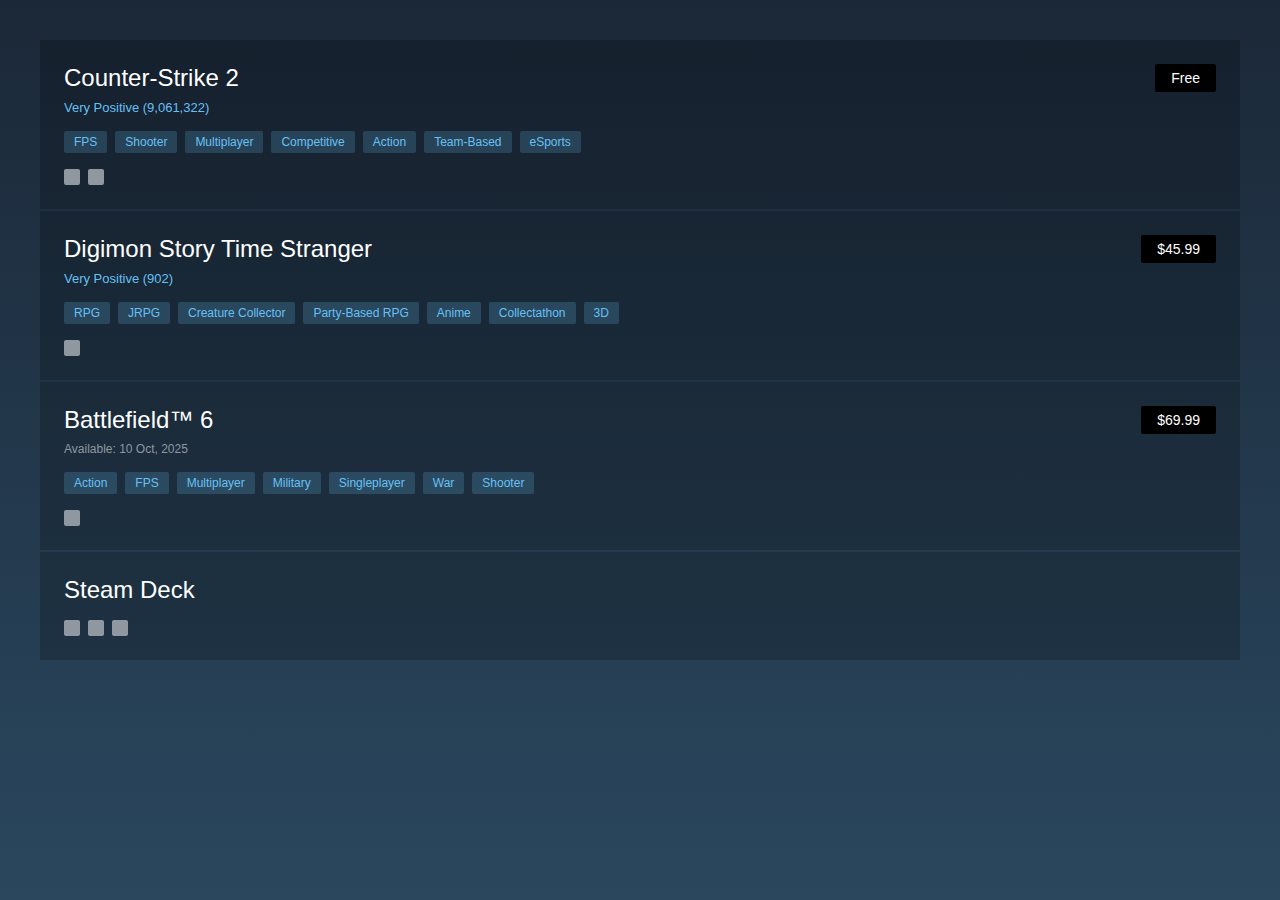
<file: index.html>
<!DOCTYPE html>
<html lang="en">
<head>
    <title>Steam</title>
    <link rel="stylesheet" href="styles.css">
</head>
<body>
    <div class="game-container">
        
        <div class="game-item">
            <div style="display:flex;justify-content:space-between;align-items:flex-start">
                <div style="flex:1">
                    <h2 class="game-title">Counter-Strike 2</h2>
                    <div class="game-rating">Very Positive (9,061,322)</div>
                    <div class="game-tags">
                        <span class="tag">FPS</span>
                        <span class="tag">Shooter</span>
                        <span class="tag">Multiplayer</span>
                        <span class="tag">Competitive</span>
                        <span class="tag">Action</span>
                        <span class="tag">Team-Based</span>
                        <span class="tag">eSports</span>
                    </div>
                    <div class="game-platforms">
                        <div class="platform-icon"></div>
                        <div class="platform-icon"></div>
                    </div>
                </div>
                <div class="game-price">Free</div>
            </div>
        </div>

        <div class="game-item">
            <div style="display:flex;justify-content:space-between;align-items:flex-start">
                <div style="flex:1">
                    <h2 class="game-title">Digimon Story Time Stranger</h2>
                    <div class="game-rating">Very Positive (902)</div>
                    <div class="game-tags">
                        <span class="tag">RPG</span>
                        <span class="tag">JRPG</span>
                        <span class="tag">Creature Collector</span>
                        <span class="tag">Party-Based RPG</span>
                        <span class="tag">Anime</span>
                        <span class="tag">Collectathon</span>
                        <span class="tag">3D</span>
                    </div>
                    <div class="game-platforms">
                        <div class="platform-icon"></div>
                    </div>
                </div>
                <div class="game-price">$45.99</div>
            </div>
        </div>

        <div class="game-item">
            <div style="display:flex;justify-content:space-between;align-items:flex-start">
                <div style="flex:1">
                    <h2 class="game-title">Battlefield™ 6</h2>
                    <div class="game-meta">Available: 10 Oct, 2025</div>
                    <div class="game-tags">
                        <span class="tag">Action</span>
                        <span class="tag">FPS</span>
                        <span class="tag">Multiplayer</span>
                        <span class="tag">Military</span>
                        <span class="tag">Singleplayer</span>
                        <span class="tag">War</span>
                        <span class="tag">Shooter</span>
                    </div>
                    <div class="game-platforms">
                        <div class="platform-icon"></div>
                    </div>
                </div>
                <div class="game-price">$69.99</div>
            </div>
        </div>

        <div class="game-item">
            <div style="display:flex;justify-content:space-between;align-items:flex-start">
                <div style="flex:1">
                    <h2 class="game-title">Steam Deck</h2>
                    <div class="game-platforms" style="margin-top:16px">
                        <div class="platform-icon"></div>
                        <div class="platform-icon"></div>
                        <div class="platform-icon"></div>
                    </div>
                </div>
            </div>
        </div>

    </div>
</body>
</html>
</file>
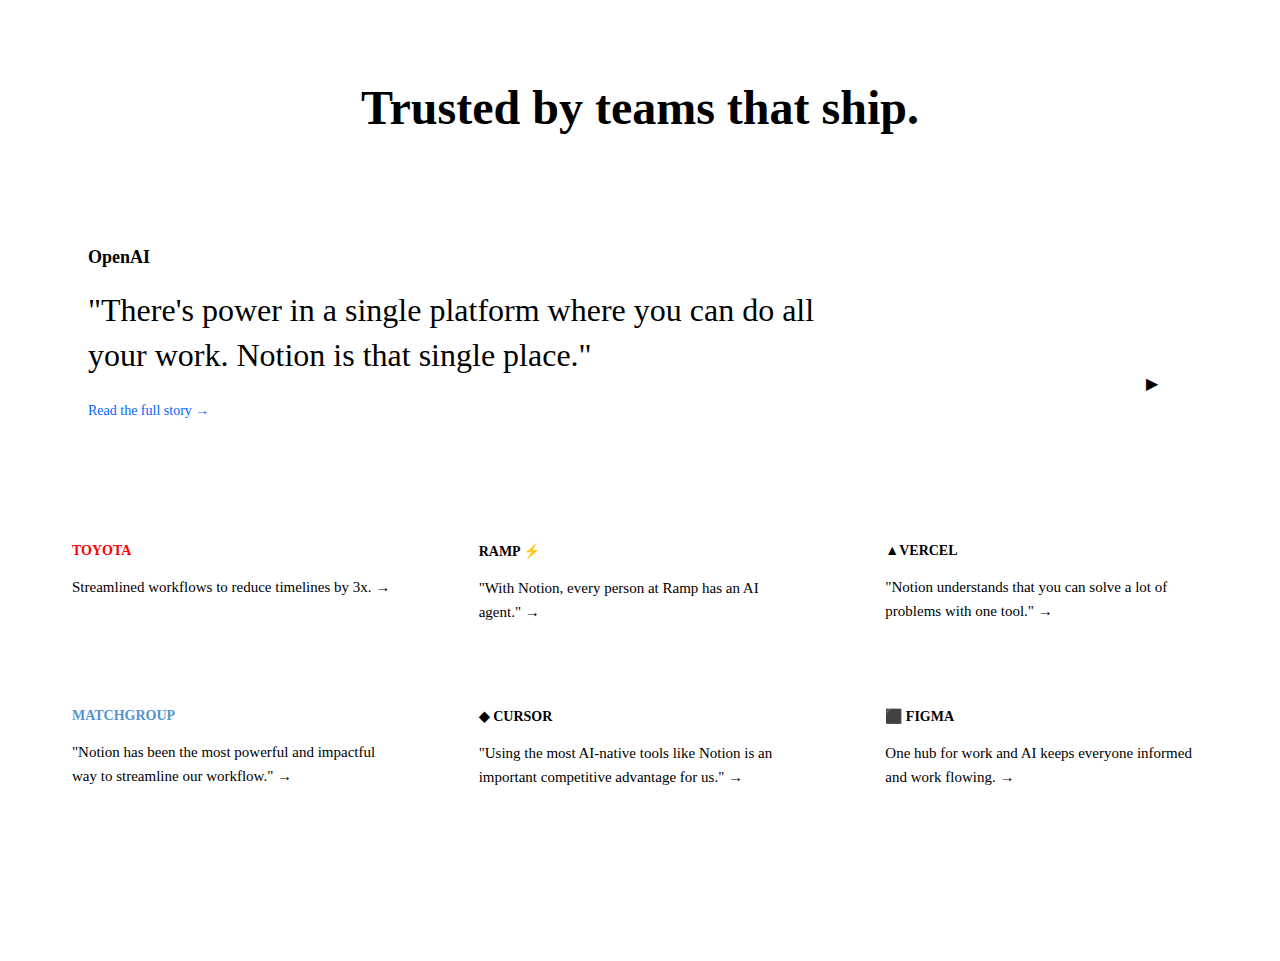
<file: dars.html>
<!DOCTYPE html>
<html lang="en">
<head>
    <meta charset="UTF-8">
    <meta name="viewport" content="width=device-width, initial-scale=1.0">
    <title>Customer Testimonials</title>
    <link rel="stylesheet" href="index.css">
</head>
<body>
    <div class="testimonial-container">
        
        <div class="testimonial-header">
            <h1 class="testimonial-title">Trusted by teams that ship.</h1>
        </div>

        <div class="featured-card">
            <div class="featured-content">
                <div class="company-name">OpenAI</div>
                <p class="testimonial-quote">"There's power in a single platform where you can do all your work. Notion is that single place."</p>
                <a href="#" class="testimonial-link">Read the full story →</a>
            </div>
            <div class="video-thumbnail">
                <div class="play-button">▶</div>
            </div>
        </div>

        <div class="testimonial-grid">
            
            <div class="testimonial-card">
                <div class="card-company">TOYOTA</div>
                <p class="card-text">Streamlined workflows to reduce timelines by 3x. →</p>
            </div>

            <div class="testimonial-card">
                <div class="card-company" style="color:black">ramp ⚡</div>
                <p class="card-text">"With Notion, every person at Ramp has an AI agent." →</p>
            </div>

            <div class="testimonial-card">
                <div class="card-company" style="color:black">▲Vercel</div>
                <p class="card-text">"Notion understands that you can solve a lot of problems with one tool." →</p>
            </div>

            <div class="testimonial-card">
                <div class="card-company" style="color:#5494cf">MatchGroup</div>
                <p class="card-text">"Notion has been the most powerful and impactful way to streamline our workflow." →</p>
            </div>

            <div class="testimonial-card">
                <div class="card-company" style="color:black">◆ CURSOR</div>
                <p class="card-text">"Using the most AI-native tools like Notion is an important competitive advantage for us." →</p>
            </div>

            <div class="testimonial-card">
                <div class="card-company" style="color:black">⬛ Figma</div>
                <p class="card-text">One hub for work and AI keeps everyone informed and work flowing. →</p>
            </div>

        </div>
        </div>

    </div>
</body>
</html>
</file>
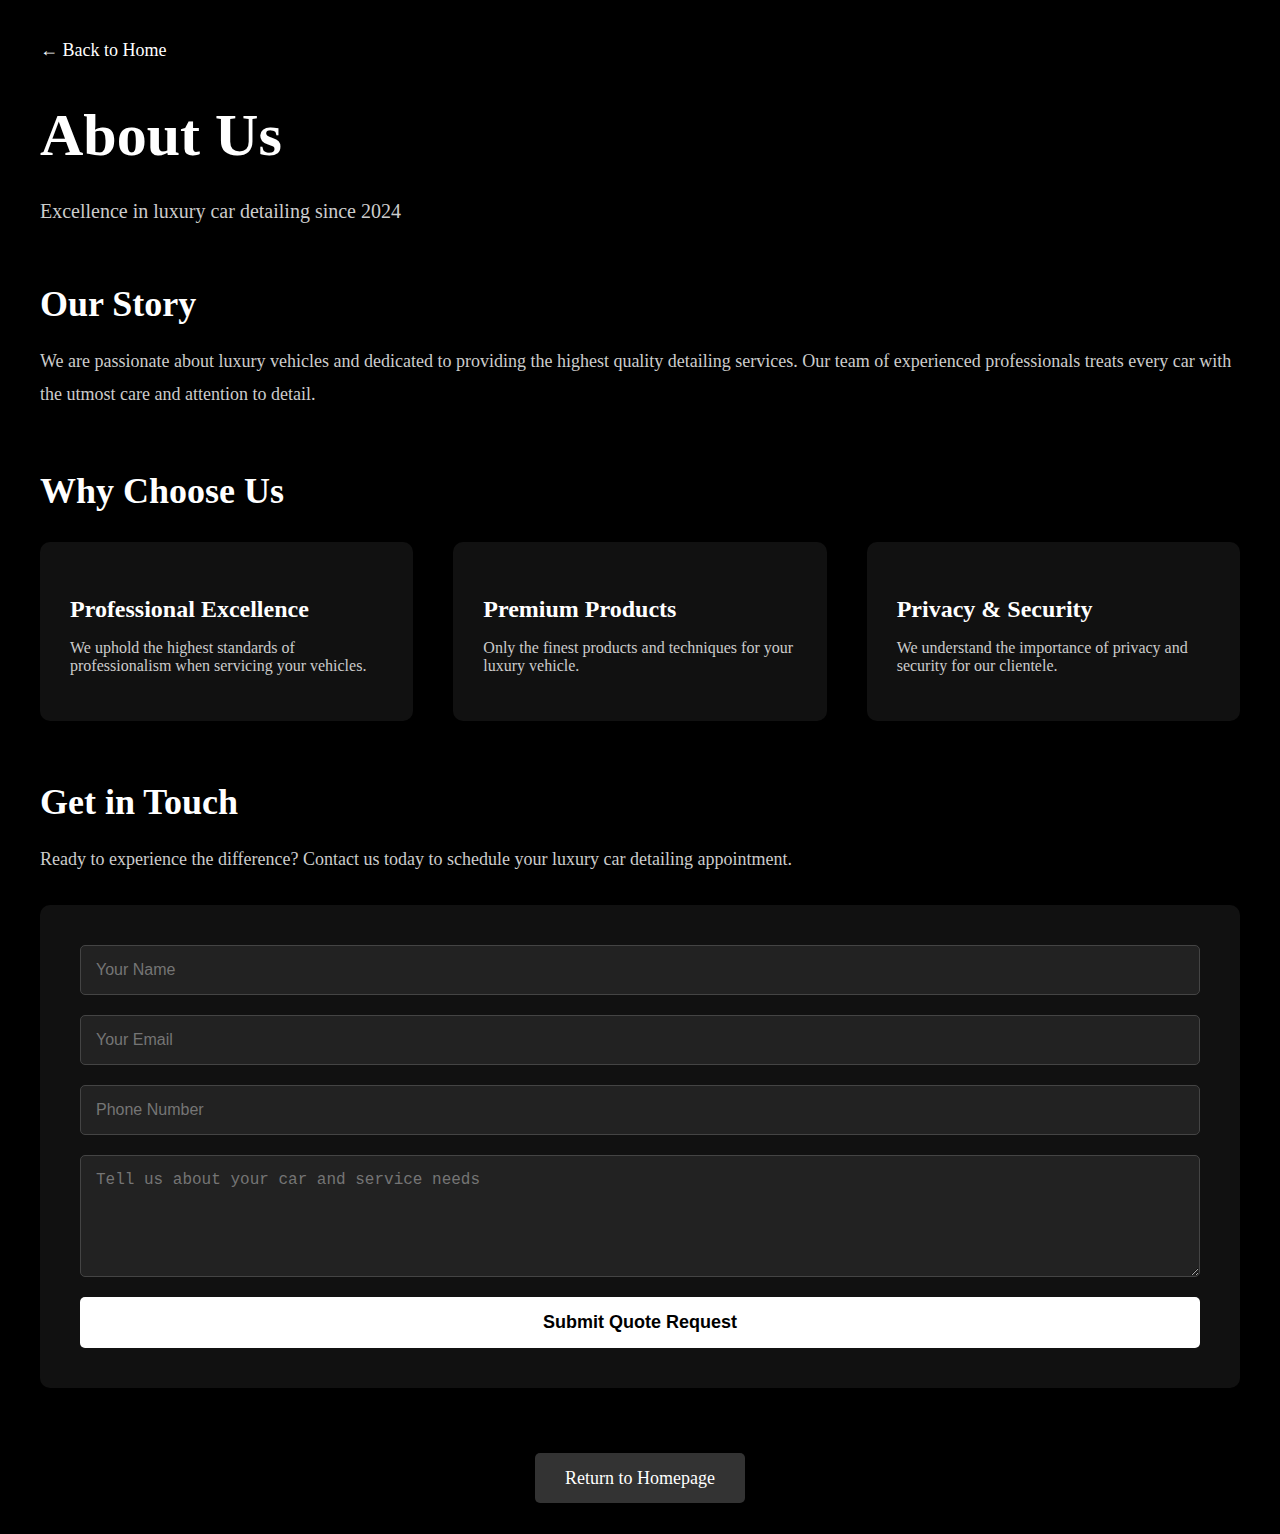
<file: pages/about.html>
<!DOCTYPE html>
<html lang="en">
<head>
    <meta charset="UTF-8">
    <meta name="viewport" content="width=device-width, initial-scale=1.0">
    <title>About - Luxury Car Detailing</title>
</head>
<body style="margin:0;background:#000;color:#fff">
    
    <div style="max-width:1200px;margin:0 auto;padding:40px">
        
        <div style="margin-bottom:40px">
            <a href="../luxury-car.html" style="color:#fff;text-decoration:none;font-size:18px">← Back to Home</a>
        </div>

        <h1 style="font-size:60px;margin-bottom:30px">About Us</h1>
        <p style="font-size:20px;color:#ccc;margin-bottom:60px">Excellence in luxury car detailing since 2024</p>

        <div style="margin-bottom:60px">
            <h2 style="font-size:36px;margin-bottom:20px">Our Story</h2>
            <p style="font-size:18px;color:#ccc;line-height:1.8">We are passionate about luxury vehicles and dedicated to providing the highest quality detailing services. Our team of experienced professionals treats every car with the utmost care and attention to detail.</p>
        </div>

        <div style="margin-bottom:60px">
            <h2 style="font-size:36px;margin-bottom:20px">Why Choose Us</h2>
            <div style="display:flex;gap:40px;margin-top:30px">
                <div style="flex:1;padding:30px;background:#111;border-radius:10px">
                    <h3 style="font-size:24px;margin-bottom:15px">Professional Excellence</h3>
                    <p style="color:#ccc">We uphold the highest standards of professionalism when servicing your vehicles.</p>
                </div>
                <div style="flex:1;padding:30px;background:#111;border-radius:10px">
                    <h3 style="font-size:24px;margin-bottom:15px">Premium Products</h3>
                    <p style="color:#ccc">Only the finest products and techniques for your luxury vehicle.</p>
                </div>
                <div style="flex:1;padding:30px;background:#111;border-radius:10px">
                    <h3 style="font-size:24px;margin-bottom:15px">Privacy & Security</h3>
                    <p style="color:#ccc">We understand the importance of privacy and security for our clientele.</p>
                </div>
            </div>
        </div>

        <div style="margin-bottom:60px">
            <h2 style="font-size:36px;margin-bottom:20px">Get in Touch</h2>
            <p style="font-size:18px;color:#ccc;line-height:1.8;margin-bottom:30px">Ready to experience the difference? Contact us today to schedule your luxury car detailing appointment.</p>
            <div style="padding:40px;background:#111;border-radius:10px">
                <form style="display:flex;flex-direction:column;gap:20px">
                    <input type="text" placeholder="Your Name" style="padding:15px;background:#222;border:1px solid #444;color:#fff;border-radius:5px;font-size:16px">
                    <input type="email" placeholder="Your Email" style="padding:15px;background:#222;border:1px solid #444;color:#fff;border-radius:5px;font-size:16px">
                    <input type="tel" placeholder="Phone Number" style="padding:15px;background:#222;border:1px solid #444;color:#fff;border-radius:5px;font-size:16px">
                    <textarea placeholder="Tell us about your car and service needs" rows="5" style="padding:15px;background:#222;border:1px solid #444;color:#fff;border-radius:5px;font-size:16px;resize:vertical"></textarea>
                    <button type="submit" style="padding:15px;background:#fff;color:#000;border:none;border-radius:5px;font-size:18px;cursor:pointer;font-weight:bold">Submit Quote Request</button>
                </form>
            </div>
        </div>

        <div style="text-align:center;margin-top:80px">
            <a href="../luxury-car.html" style="color:#fff;background:#333;padding:15px 30px;text-decoration:none;border-radius:5px;font-size:18px">Return to Homepage</a>
        </div>

    </div>

</body>
</html>
</file>
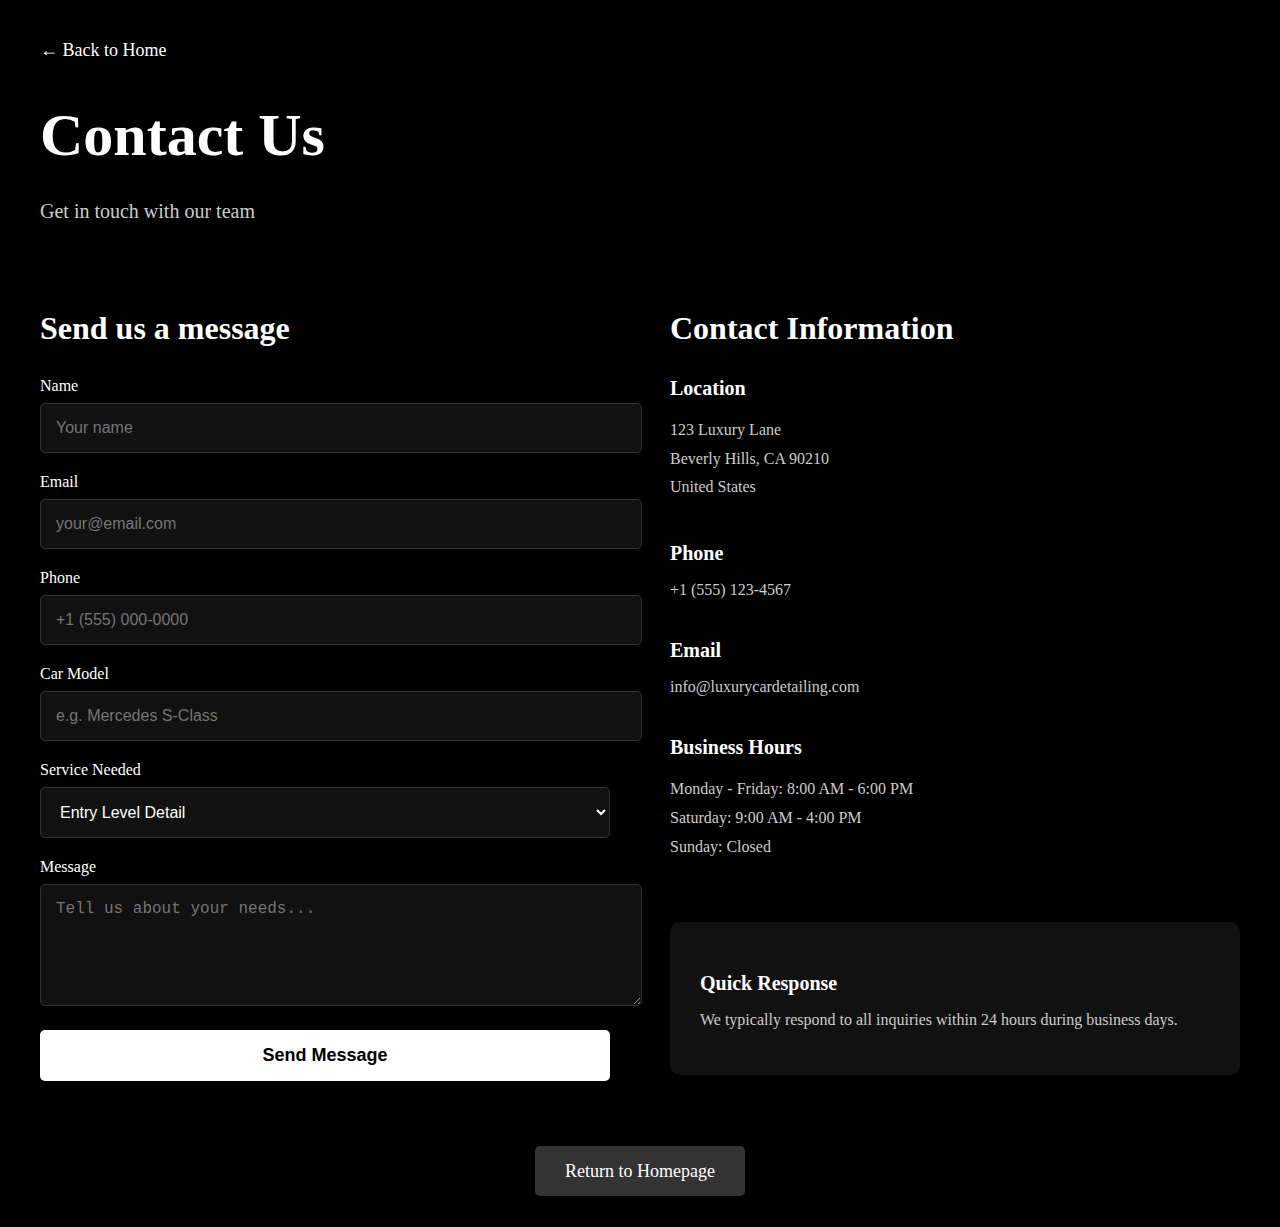
<file: pages/contact.html>
<!DOCTYPE html>
<html lang="en">
<head>
    <meta charset="UTF-8">
    <meta name="viewport" content="width=device-width, initial-scale=1.0">
    <title>Contact - Luxury Car Detailing</title>
</head>
<body style="margin:0;background:#000;color:#fff">
    
    <div style="max-width:1200px;margin:0 auto;padding:40px">
        
        <div style="margin-bottom:40px">
            <a href="../luxury-car.html" style="color:#fff;text-decoration:none;font-size:18px">← Back to Home</a>
        </div>

        <h1 style="font-size:60px;margin-bottom:30px">Contact Us</h1>
        <p style="font-size:20px;color:#ccc;margin-bottom:60px">Get in touch with our team</p>

        <div style="display:flex;gap:60px">
            
            <div style="flex:1">
                <h2 style="font-size:32px;margin-bottom:30px">Send us a message</h2>
                <form style="display:flex;flex-direction:column;gap:20px">
                    <div>
                        <label style="display:block;margin-bottom:8px;font-size:16px">Name</label>
                        <input type="text" placeholder="Your name" style="width:100%;padding:15px;background:#111;border:1px solid #333;color:#fff;border-radius:5px;font-size:16px">
                    </div>
                    <div>
                        <label style="display:block;margin-bottom:8px;font-size:16px">Email</label>
                        <input type="email" placeholder="your@email.com" style="width:100%;padding:15px;background:#111;border:1px solid #333;color:#fff;border-radius:5px;font-size:16px">
                    </div>
                    <div>
                        <label style="display:block;margin-bottom:8px;font-size:16px">Phone</label>
                        <input type="tel" placeholder="+1 (555) 000-0000" style="width:100%;padding:15px;background:#111;border:1px solid #333;color:#fff;border-radius:5px;font-size:16px">
                    </div>
                    <div>
                        <label style="display:block;margin-bottom:8px;font-size:16px">Car Model</label>
                        <input type="text" placeholder="e.g. Mercedes S-Class" style="width:100%;padding:15px;background:#111;border:1px solid #333;color:#fff;border-radius:5px;font-size:16px">
                    </div>
                    <div>
                        <label style="display:block;margin-bottom:8px;font-size:16px">Service Needed</label>
                        <select style="width:100%;padding:15px;background:#111;border:1px solid #333;color:#fff;border-radius:5px;font-size:16px">
                            <option>Entry Level Detail</option>
                            <option>Maintenance Detail</option>
                            <option>Full Detail</option>
                            <option>Custom Package</option>
                        </select>
                    </div>
                    <div>
                        <label style="display:block;margin-bottom:8px;font-size:16px">Message</label>
                        <textarea placeholder="Tell us about your needs..." rows="5" style="width:100%;padding:15px;background:#111;border:1px solid #333;color:#fff;border-radius:5px;font-size:16px;resize:vertical"></textarea>
                    </div>
                    <button type="submit" style="padding:15px;background:#fff;color:#000;border:none;border-radius:5px;font-size:18px;cursor:pointer;font-weight:bold">Send Message</button>
                </form>
            </div>

            <div style="flex:1">
                <h2 style="font-size:32px;margin-bottom:30px">Contact Information</h2>
                
                <div style="margin-bottom:40px">
                    <h3 style="font-size:20px;margin-bottom:15px;color:#fff">Location</h3>
                    <p style="color:#ccc;line-height:1.8">123 Luxury Lane<br>Beverly Hills, CA 90210<br>United States</p>
                </div>

                <div style="margin-bottom:40px">
                    <h3 style="font-size:20px;margin-bottom:15px;color:#fff">Phone</h3>
                    <p style="color:#ccc">+1 (555) 123-4567</p>
                </div>

                <div style="margin-bottom:40px">
                    <h3 style="font-size:20px;margin-bottom:15px;color:#fff">Email</h3>
                    <p style="color:#ccc">info@luxurycardetailing.com</p>
                </div>

                <div style="margin-bottom:40px">
                    <h3 style="font-size:20px;margin-bottom:15px;color:#fff">Business Hours</h3>
                    <p style="color:#ccc;line-height:1.8">
                        Monday - Friday: 8:00 AM - 6:00 PM<br>
                        Saturday: 9:00 AM - 4:00 PM<br>
                        Sunday: Closed
                    </p>
                </div>

                <div style="margin-top:60px;padding:30px;background:#111;border-radius:10px">
                    <h3 style="font-size:20px;margin-bottom:15px">Quick Response</h3>
                    <p style="color:#ccc;font-size:16px">We typically respond to all inquiries within 24 hours during business days.</p>
                </div>
            </div>

        </div>

        <div style="text-align:center;margin-top:80px">
            <a href="../luxury-car.html" style="color:#fff;background:#333;padding:15px 30px;text-decoration:none;border-radius:5px;font-size:18px">Return to Homepage</a>
        </div>

    </div>

</body>
</html>
</file>
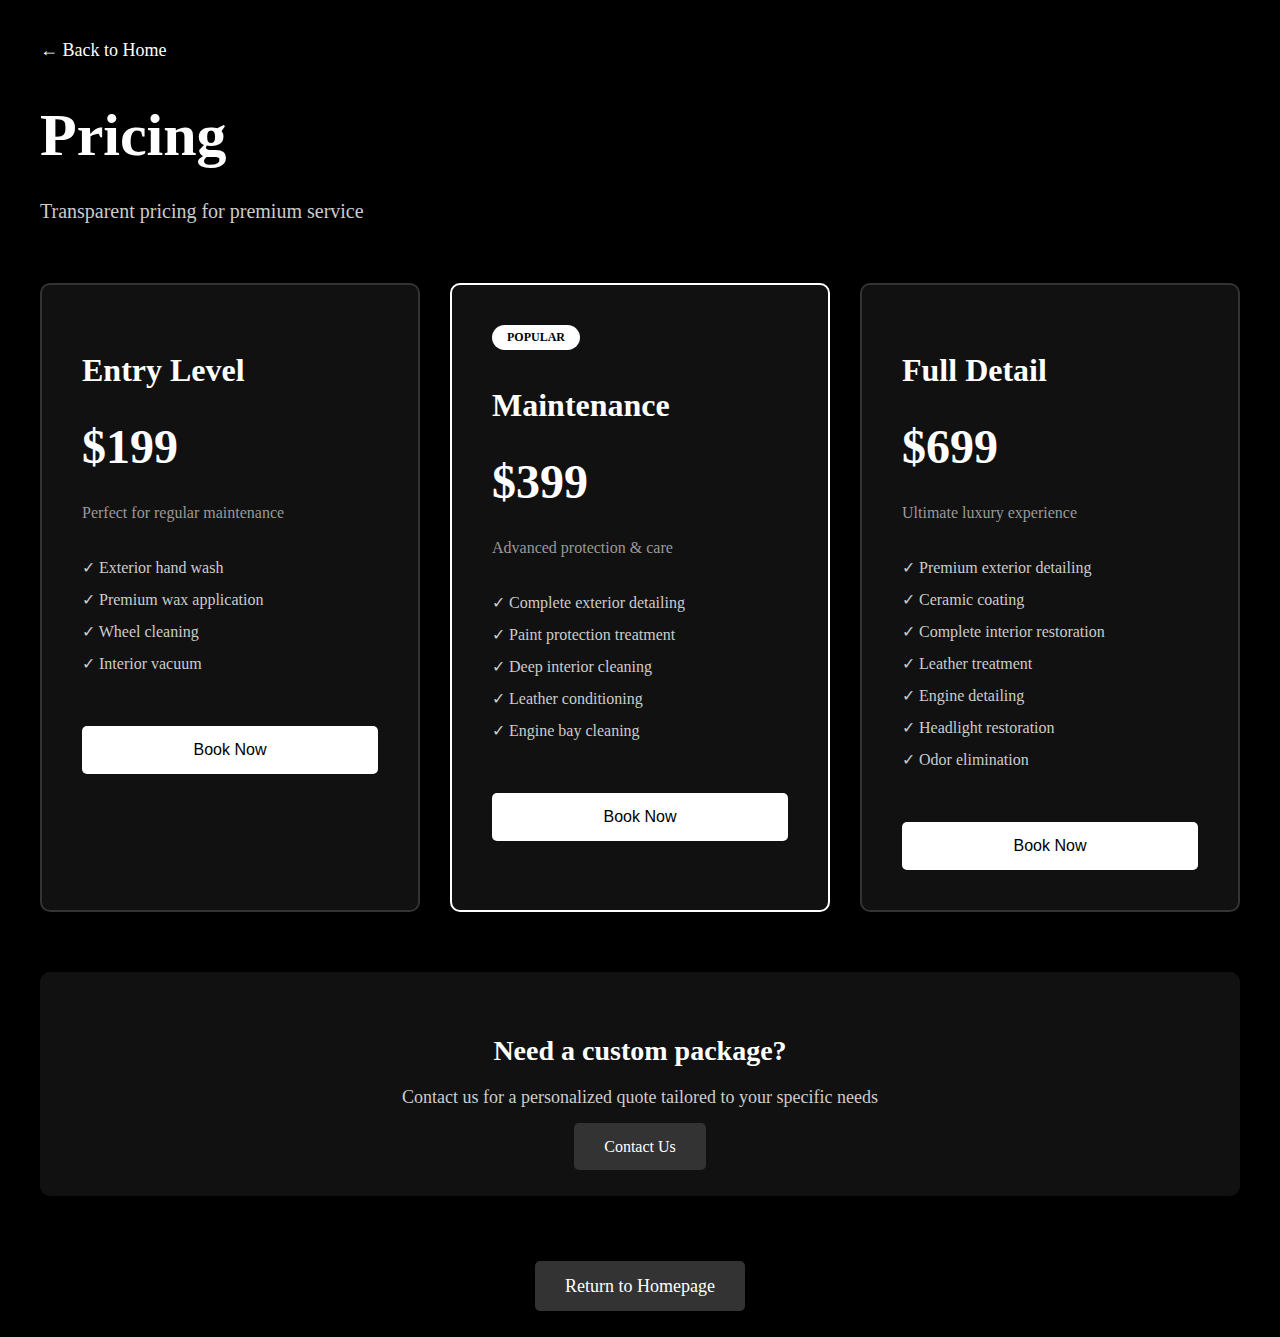
<file: pages/pricing.html>
<!DOCTYPE html>
<html lang="en">
<head>
    <meta charset="UTF-8">
    <meta name="viewport" content="width=device-width, initial-scale=1.0">
    <title>Pricing - Luxury Car Detailing</title>
</head>
<body style="margin:0;background:#000;color:#fff">
    
    <div style="max-width:1200px;margin:0 auto;padding:40px">
        
        <div style="margin-bottom:40px">
            <a href="../luxury-car.html" style="color:#fff;text-decoration:none;font-size:18px">← Back to Home</a>
        </div>

        <h1 style="font-size:60px;margin-bottom:30px">Pricing</h1>
        <p style="font-size:20px;color:#ccc;margin-bottom:60px">Transparent pricing for premium service</p>

        <div style="display:flex;gap:30px;margin-bottom:60px">
            
            <div style="flex:1;padding:40px;background:#111;border-radius:10px;border:2px solid #333">
                <h2 style="font-size:32px;margin-bottom:20px">Entry Level</h2>
                <div style="font-size:48px;font-weight:bold;margin:30px 0">$199</div>
                <p style="color:#999;margin-bottom:30px">Perfect for regular maintenance</p>
                <ul style="font-size:16px;color:#ccc;line-height:2;list-style:none;padding:0">
                    <li>✓ Exterior hand wash</li>
                    <li>✓ Premium wax application</li>
                    <li>✓ Wheel cleaning</li>
                    <li>✓ Interior vacuum</li>
                </ul>
                <button style="width:100%;padding:15px;background:#fff;color:#000;border:none;border-radius:5px;font-size:16px;margin-top:30px;cursor:pointer">Book Now</button>
            </div>

            <div style="flex:1;padding:40px;background:#111;border-radius:10px;border:2px solid #fff">
                <div style="background:#fff;color:#000;padding:5px 15px;border-radius:20px;display:inline-block;font-size:12px;font-weight:bold;margin-bottom:10px">POPULAR</div>
                <h2 style="font-size:32px;margin-bottom:20px">Maintenance</h2>
                <div style="font-size:48px;font-weight:bold;margin:30px 0">$399</div>
                <p style="color:#999;margin-bottom:30px">Advanced protection & care</p>
                <ul style="font-size:16px;color:#ccc;line-height:2;list-style:none;padding:0">
                    <li>✓ Complete exterior detailing</li>
                    <li>✓ Paint protection treatment</li>
                    <li>✓ Deep interior cleaning</li>
                    <li>✓ Leather conditioning</li>
                    <li>✓ Engine bay cleaning</li>
                </ul>
                <button style="width:100%;padding:15px;background:#fff;color:#000;border:none;border-radius:5px;font-size:16px;margin-top:30px;cursor:pointer">Book Now</button>
            </div>

            <div style="flex:1;padding:40px;background:#111;border-radius:10px;border:2px solid #333">
                <h2 style="font-size:32px;margin-bottom:20px">Full Detail</h2>
                <div style="font-size:48px;font-weight:bold;margin:30px 0">$699</div>
                <p style="color:#999;margin-bottom:30px">Ultimate luxury experience</p>
                <ul style="font-size:16px;color:#ccc;line-height:2;list-style:none;padding:0">
                    <li>✓ Premium exterior detailing</li>
                    <li>✓ Ceramic coating</li>
                    <li>✓ Complete interior restoration</li>
                    <li>✓ Leather treatment</li>
                    <li>✓ Engine detailing</li>
                    <li>✓ Headlight restoration</li>
                    <li>✓ Odor elimination</li>
                </ul>
                <button style="width:100%;padding:15px;background:#fff;color:#000;border:none;border-radius:5px;font-size:16px;margin-top:30px;cursor:pointer">Book Now</button>
            </div>

        </div>

        <div style="text-align:center;padding:40px;background:#111;border-radius:10px;margin-bottom:60px">
            <h2 style="font-size:28px;margin-bottom:20px">Need a custom package?</h2>
            <p style="font-size:18px;color:#ccc;margin-bottom:30px">Contact us for a personalized quote tailored to your specific needs</p>
            <a href="contact.html" style="color:#fff;background:#333;padding:15px 30px;text-decoration:none;border-radius:5px;font-size:16px">Contact Us</a>
        </div>

        <div style="text-align:center;margin-top:80px">
            <a href="../luxury-car.html" style="color:#fff;background:#333;padding:15px 30px;text-decoration:none;border-radius:5px;font-size:18px">Return to Homepage</a>
        </div>

    </div>

</body>
</html>
</file>
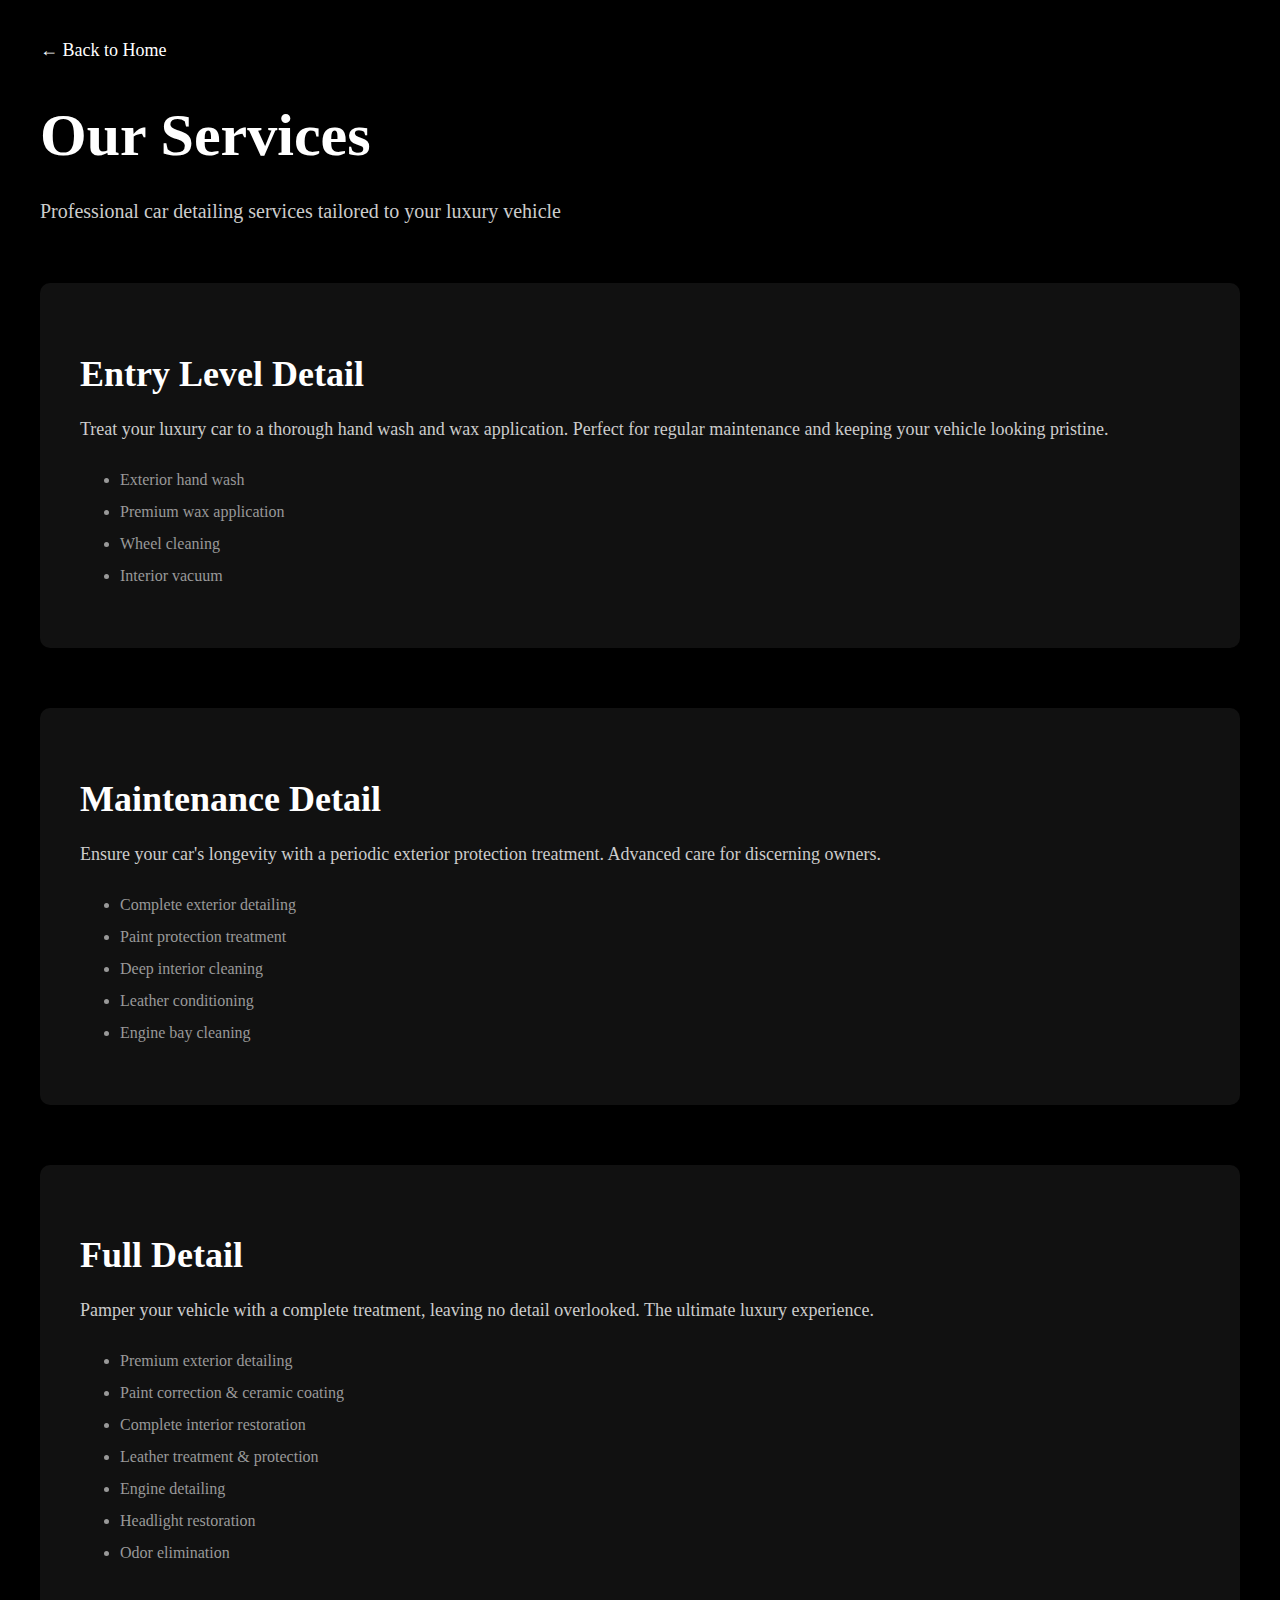
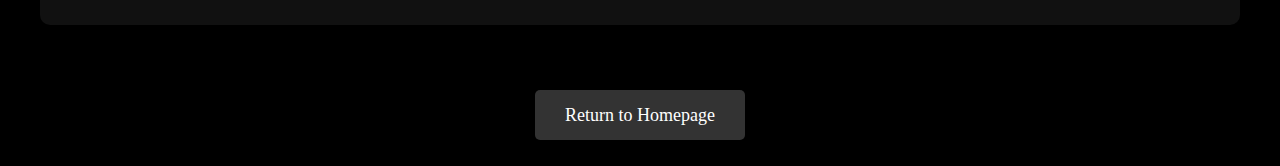
<file: pages/services.html>
<!DOCTYPE html>
<html lang="en">
<head>
    <meta charset="UTF-8">
    <meta name="viewport" content="width=device-width, initial-scale=1.0">
    <title>Services - Luxury Car Detailing</title>
</head>
<body style="margin:0;background:#000;color:#fff">
    
    <div style="max-width:1200px;margin:0 auto;padding:40px">
        
        <div style="margin-bottom:40px">
            <a href="../luxury-car.html" style="color:#fff;text-decoration:none;font-size:18px">← Back to Home</a>
        </div>

        <h1 style="font-size:60px;margin-bottom:30px">Our Services</h1>
        <p style="font-size:20px;color:#ccc;margin-bottom:60px">Professional car detailing services tailored to your luxury vehicle</p>

        <div style="margin-bottom:60px;padding:40px;background:#111;border-radius:10px">
            <h2 style="font-size:36px;margin-bottom:20px">Entry Level Detail</h2>
            <p style="font-size:18px;color:#ccc;line-height:1.6;margin-bottom:20px">Treat your luxury car to a thorough hand wash and wax application. Perfect for regular maintenance and keeping your vehicle looking pristine.</p>
            <ul style="font-size:16px;color:#999;line-height:2">
                <li>Exterior hand wash</li>
                <li>Premium wax application</li>
                <li>Wheel cleaning</li>
                <li>Interior vacuum</li>
            </ul>
        </div>

        <div style="margin-bottom:60px;padding:40px;background:#111;border-radius:10px">
            <h2 style="font-size:36px;margin-bottom:20px">Maintenance Detail</h2>
            <p style="font-size:18px;color:#ccc;line-height:1.6;margin-bottom:20px">Ensure your car's longevity with a periodic exterior protection treatment. Advanced care for discerning owners.</p>
            <ul style="font-size:16px;color:#999;line-height:2">
                <li>Complete exterior detailing</li>
                <li>Paint protection treatment</li>
                <li>Deep interior cleaning</li>
                <li>Leather conditioning</li>
                <li>Engine bay cleaning</li>
            </ul>
        </div>

        <div style="margin-bottom:60px;padding:40px;background:#111;border-radius:10px">
            <h2 style="font-size:36px;margin-bottom:20px">Full Detail</h2>
            <p style="font-size:18px;color:#ccc;line-height:1.6;margin-bottom:20px">Pamper your vehicle with a complete treatment, leaving no detail overlooked. The ultimate luxury experience.</p>
            <ul style="font-size:16px;color:#999;line-height:2">
                <li>Premium exterior detailing</li>
                <li>Paint correction & ceramic coating</li>
                <li>Complete interior restoration</li>
                <li>Leather treatment & protection</li>
                <li>Engine detailing</li>
                <li>Headlight restoration</li>
                <li>Odor elimination</li>
            </ul>
        </div>

        <div style="text-align:center;margin-top:80px">
            <a href="../luxury-car.html" style="color:#fff;background:#333;padding:15px 30px;text-decoration:none;border-radius:5px;font-size:18px">Return to Homepage</a>
        </div>

    </div>

</body>
</html>
</file>
<file: styles.css>
* {
    margin: 0;
    padding: 0;
    box-sizing: border-box;
}

body {
    font-family: 'apple-system', 'BlinkMacSystemFont', 'Segoe UI', 'Roboto', 'Oxygen', 'Ubuntu', 'Cantarell', sans-serif;
}

.game-container {
    background: linear-gradient(to bottom, #1b2838 0%, #2a475e 100%);
    min-height: 100vh;
    padding: 40px;
}

.game-item {
    background: rgba(0, 0, 0, 0.2);
    margin-bottom: 2px;
    padding: 24px;
    transition: background 0.2s;
}

.game-item:hover {
    background: rgba(0, 0, 0, 0.4);
}

.game-title {
    font-size: 24px;
    color: #fff;
    margin-bottom: 8px;
    font-weight: 300;
}

.game-rating {
    font-size: 13px;
    color: #66c0f4;
    margin-bottom: 16px;
}

.game-tags {
    display: flex;
    gap: 8px;
    flex-wrap: wrap;
    margin-bottom: 16px;
}

.tag {
    background: rgba(103, 193, 245, 0.2);
    color: #67c1f5;
    padding: 4px 10px;
    font-size: 12px;
    border-radius: 2px;
}

.game-platforms {
    display: flex;
    gap: 8px;
    align-items: center;
}

.platform-icon {
    width: 16px;
    height: 16px;
    background: #8f98a0;
    border-radius: 2px;
}

.game-price {
    background: #000;
    color: #fff;
    padding: 6px 16px;
    font-size: 14px;
    border-radius: 2px;
    margin-left: auto;
}

.game-meta {
    font-size: 12px;
    color: #8f98a0;
    margin-bottom: 16px;
}
</file>
<file: index.css>
* {
    margin: 0;
    padding: 0;
    box-sizing: border-box;
}

.testimonial-container {
    background: white;
    min-height: 100vh;
    padding: 80px 40px;
}

.testimonial-header {
    text-align: center;
    margin-bottom: 60px;
}

.testimonial-title {
    font-size: 48px;
    font-weight: 700;
    color: #000;
    margin-bottom: 20px;
}

.featured-card {
    background: white;
    border-radius: 8px;
    padding: 48px;
    margin-bottom: 40px;
    display: flex;
    gap: 40px;
    align-items: center;
}

.featured-content {
    flex: 1;
}

.company-name {
    font-size: 18px;
    font-weight: 600;
    color: black;
    margin-bottom: 20px;
}

.testimonial-quote {
    font-size: 32px;
    line-height: 1.4;
    color: black;
    margin-bottom: 24px;
}

.testimonial-link {
    color: #0066ff;
    text-decoration: none;
    font-size: 14px;
}

.testimonial-link:hover {
    text-decoration: underline;
}

.video-thumbnail {
    width: 320px;
    height: 180px;
    background: white;
    border-radius: 8px;
    position: relative;
    overflow: hidden;
}

.play-button {
    position: absolute;
    right: 16px;
    bottom: 16px;
    width: 48px;
    height: 48px;
    background: white;
    border-radius: 50%;
    display: flex;
    align-items: center;
    justify-content: center;
    cursor: pointer;
}

.testimonial-grid {
    display: grid;
    grid-template-columns: repeat(3, 1fr);
    gap: 20px;
    margin-bottom: 60px;
}

.testimonial-card {
    background: white;
    border-radius: 8px;
    padding: 32px;
}

.card-company {
    font-size: 14px;
    font-weight: 600;
    color: red;
    margin-bottom: 16px;
    text-transform: uppercase;
}

.card-text {
    font-size: 15px;
    line-height: 1.6;
    color: black;
}

.stats-bar {
    display: flex;
    gap: 40px;
    padding: 24px 0;
    border-top: 1px solid #e3e2df;
    color: #9b9a97;
    font-size: 13px;
}

.stat-item {
    display: flex;
    align-items: center;
    gap: 8px;
}

.stat-icon {
    width: 20px;
    height: 20px;
    opacity: 0.5;
}
</file>
